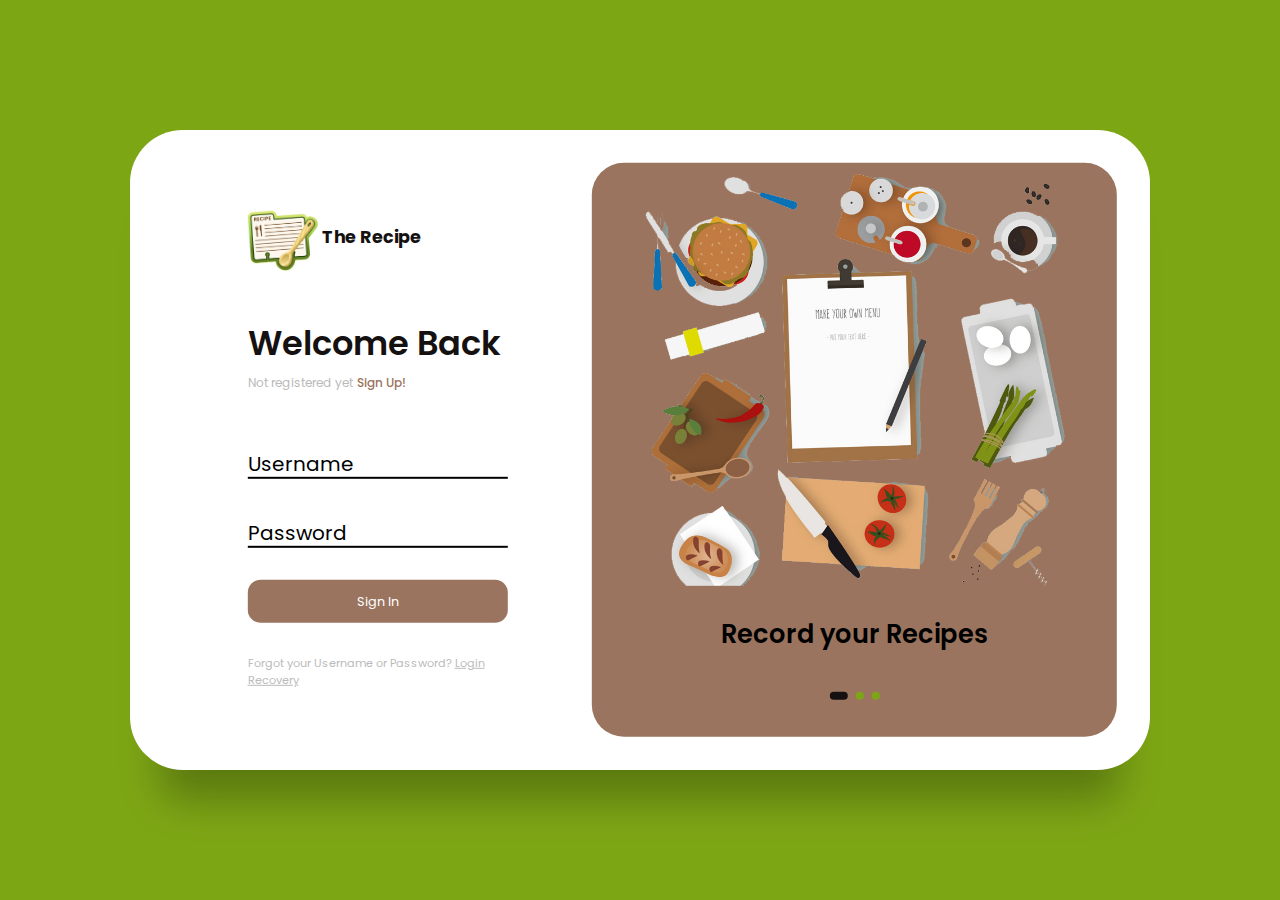
<file: img/index.html>
<!DOCTYPE html>
<html lang="en">
  <head>
    <meta charset="UTF-8" />
    <meta http-equiv="X-UA-Compatible" content="IE=edge" />
    <meta name="viewport" content="width=device-width, initial-scale=1.0" />
    <title>Sign in & Sign up Form</title>
    <link rel="stylesheet" href="index.css" />
  </head>
  <body>
      <main>
          <div class="box">
            <div class="inner-box">
              <div class="forms-wrap">
                <form action="index.html" autocomplete= "off" class="sign-in-form">
                  <div class="logo">
                    <img src="./img/logo.png" alt="TheWorkoutApp" />
                    <h4>The Recipe</h4>
                  
                  </div>
                  <div class="heading">
                    <h2>Welcome Back</h2>
                    <h6> Not registered yet</h6>
                    <a href="#" class="toggle">Sign Up!</a>
                  </div>

  <!--Sign In Form--> 

                  <div class="actual-form">
                    <div class="input-wrap">
                      <input
                          type="text" 
                          minlength="4" 
                          class="input-field" 
                          autocomplete="off"
                          required
                      />
                      <label>Username</label>
                    </div>
                 
                    <div class="input-wrap">
                      <input
                            type="password" 
                            minlength="4" 
                            class="input-field" 
                            autocomplete="off"
                            required
                        />
                          <label>Password</label>
                    </div>

                    <input type="submit" value="Sign In"class="sign-btn" />

                    <p class="text">
                      Forgot your Username or Password?
                      <a href="#">Login Recovery</a>
                    </p>  
                  
                  </div>
                </form>

  <!--Sign Up Form--> 

            <form action="index.html" autocomplete="off" class="sign-up-form">
                <div class="logo">
                  <img src="./img/logo.png" alt="TheRecipeApp" />
                  <h4>Recipes</h4>
                </div>
  
                <div class="heading">
                  <h2>Get Started</h2>
                  <h6>Already have an account?</h6>
                  <a href="#" class="toggle">Sign in</a>
                </div>
  
                <div class="actual-form">
                  <div class="input-wrap">
                    <input
                      type="text"
                      minlength="4"
                      class="input-field"
                      autocomplete="off"
                      required
                    />
                    <label>Name</label>
                  </div>
  
                  <div class="input-wrap">
                    <input
                      type="email"
                      class="input-field"
                      autocomplete="off"
                      required
                    />
                    <label>Email</label>
                  </div>
  
                  <div class="input-wrap">
                    <input
                      type="password"
                      minlength="4"
                      class="input-field"
                      autocomplete="off"
                      required
                    />
                    <label>Password</label>
                  </div>
  
                  <input type="submit" value="Sign Up" class="sign-btn" />
  
                  <p class="text">
                    By signing up, I agree to the
                    <a href="#">Terms of Services</a> and
                    <a href="#">Privacy Policy</a>
                  </p>
                </div>
              </form>
            </div>

            <div class="carousel">
              <div class="images-wrapper">
                <img src="./img/meal-plan.png" class="image img-1 show" alt="" />
                <img src="./img/food-slider.png" class="image img-2" alt="" />
                <img src="./img/cooking.png" class="image img-3" alt="" />
              </div>
  
              <div class="text-slider">
                <div class="text-wrap">
                  <div class="text-group">
                    <h2>Record your Recipes</h2>
                    <h2>Plan out your Meals</h2>
                    <h2>Cook with ease </h2>
                  </div>
                </div>
  
                <div class="bullets">
                  <span class="active" data-value="1"></span>
                  <span data-value="2"></span>
                  <span data-value="3"></span>
                </div>
              </div>
            </div>
          </div>
        </div>
      </main>
  
      <!-- Javascript file -->
  
      <script src="app.js"></script>
    </body>
  </html>
</file>
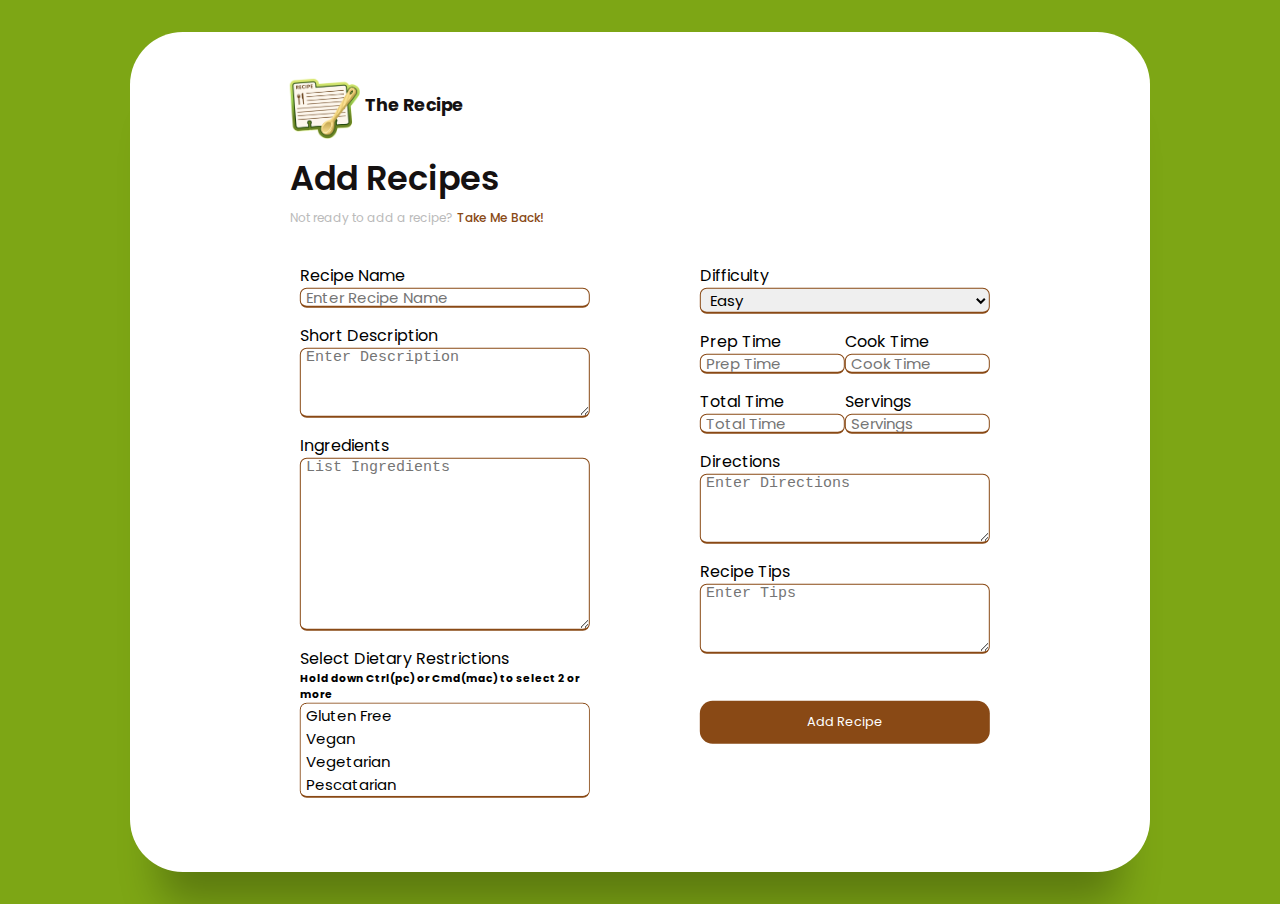
<file: img/recipeform.html>
<!DOCTYPE html>
<html lang="en">
  <head>
    <meta charset="UTF-8" />
    <meta http-equiv="X-UA-Compatible" content="IE=edge" />
    <meta name="viewport" content="width=device-width, initial-scale=1.0" />
    <title>Add Recipe Form</title>
    <link rel="stylesheet" href="recipeform.css" />
  </head>
  <body>
      <main>
          <div class="box">
            <div class="inner-box">
              <div class="forms-wrap">
                <form action="index.html" autocomplete= "off">
                  <div class="logo">
                    <img src="./img/logo.png" alt="TheWorkoutApp" />
                    <h4>The Recipe</h4>
                  </div>

                  <div class="heading">
                    <h2>Add Recipes</h2>
                    <h6> Not ready to add a recipe?</h6>
                    <a href="#" class="toggle">Take Me Back!</a>
                  </div>

          <!--Actual Recipe Form --->
              <div class="add-recipe-form">
                <div class="row">
                  <div class = "form-column">
                    <div class="input-wrap">
                      <label> Recipe Name</label>
                        <input
                             type="textarea" 
                            class="input-field" 
                            placeholder="Enter Recipe Name"
                            maxlength="200"
                            required
                    />
                </div>

                <div class="input-wrap">
                  <label> Short Description </label>
                    <textarea
                          class="short-desc" 
                          cols="30" 
                          rows="5"
                          placeholder="Enter Description"
                          required
                          
                  ></textarea>
                  </div>

                  <div class="input-wrap">
                    <label> Ingredients </label>
                      <textarea
                            class="ingredients" 
                            cols="30" 
                            rows="10"
                            placeholder="List Ingredients"
                            required
                      ></textarea>
                  </div>
                  
                  <div class="input-wrap">
                    <label class="custom_select">Select Dietary Restrictions</label> 
                     <h6> Hold down Ctrl(pc) or Cmd(mac) to select 2 or more</h6>
                         <select multiple class="mult">
                             <option value= "Gluten Free">Gluten Free</option>
                             <option value="Vegan">Vegan</option>
                             <option value="Vegetarian">Vegetarian</option>
                             <option value="Pescatarian">Pescatarian</option>
                             <option value="Nut Allergy">Nut Allergy Friendly</option>
                             <option value="Lactose Free">Lactose Free</option>
                         </select multiple>
                       </div> 
                </div>
              </div>  

              <div class="form-column">
                
                <div class="input-wrap">
                  <label> Difficulty</label>
                  <select class="diff">
                    <option value= "Easy">Easy</option>
                    <option value="Moderate">Moderate</option>
                    <option value="Hard">Hard</option>
                  </select>
                </div>

              <div class="row">
                <div class="input-wrap">
                <label> Prep Time</label>
                  <input
                        type="text" 
                        class="input-field" 
                        placeholder="Prep Time"
                        required
                  />
                </div>

                <div class="input-wrap">
                <label> Cook Time</label>
                  <input
                        type="text" 
                        class="input-field" 
                        placeholder="Cook Time"
                        required
                   />
                </div>
              </div>
                <div class="row">
                  <div class="input-wrap">
                    <label> Total Time</label>
                      <input
                            type="text" 
                            class="input-field" 
                            placeholder="Total Time"
                            required
                       />
                    </div>
                <div class="input-wrap">
                <label> Servings </label>
                  <input
                        type="number" 
                        class="input-field" 
                        placeholder="Servings"
                        required
                  />
                </div>
                </div>
  
                <div class="input-wrap">
                <label> Directions</label>
                  <textarea
                        class="directions" 
                        rows="10"
                        placeholder="Enter Directions"
                        required
                  ></textarea>
                </div>

                <div class="input-wrap">
                <label> Recipe Tips </label>
                    <textarea
                          class="tips" 
                          rows="5"
                          placeholder="Enter Tips"
                    ></textarea>
                </div>

                <input type="submit" value="Add Recipe" class="add-recipe-btn" />
              </div>
                </div>
              </div>
            </div>
          </div>
        </form>
      </div>
    </div>
  </div>  
</main>
</body>
</html>
</file>
<file: img/index.css>
@import url("https://fonts.googleapis.com/css2?family=Poppins:wght@200;300;400;500;600;700;800&display=swap");

*,
*::before,
*::after {
  padding: 0;
  margin: 0;
  box-sizing: border-box;
}

body,
input {
  font-family: "Poppins", sans-serif;
}

main {
  width: 100%;
  min-height: 100vh;
  overflow: hidden;
  background-color:rgb(125, 166, 21);
  padding: 2rem;
  display: flex;
  align-items: center;
  justify-content: center;
}

.box {
  position: relative;
  width: 100%;
  max-width: 1020px;
  height: 640px;
  background-color: #fff;
  border-radius: 3.3rem;
  box-shadow: 0 60px 40px -30px rgba(0, 0, 0, 0.27);
}

.inner-box {
  position: absolute;
  width: calc(100% - 4.1rem);
  height: calc(100% - 4.1rem);
  top: 50%;
  left: 50%;
  transform: translate(-50%, -50%);
}

.forms-wrap {
  position: absolute;
  height: 100%;
  width: 45%;
  top: 0;
  left: 0;
  display: grid;
  grid-template-columns: 1fr;
  grid-template-rows: 1fr;
  transition:.6s ease-in-out; 
}

form {
  max-width: 260px;
  width: 100%;
  margin: 0 auto;
  height: 100%;
  display: flex;
  flex-direction: column;
  justify-content: space-evenly;
  grid-column: 1 / 2;
  grid-row: 1 / 2;
  transition: opacity 0.2s 0.4s;
}

form.sign-up-form{
  opacity: 0;
  pointer-events: none;
}

.logo {
  display: flex;
  align-items: center;
}

.logo img {
  width: 70px;
  margin-right: 0.3rem;
}

.logo h4 {
  font-size: 1.1rem;
  margin-top: -9px;
  letter-spacing: -0.5px;
  color: #151111;
}

.heading h2 {
  font-size: 2.1rem;
  font-weight: 600;
  color: #151111;
}

.heading h6 {
  color: #bababa;
  font-weight: 400;
  font-size: 0.75rem;
  display: inline;
}

.toggle {
  color: #9a745e;;
  text-decoration: none;
  font-size: 0.75rem;
  font-weight: 500;
  transition: 0.3s;
}

.toggle:hover {
  color: rgb(125, 166, 21);
}

/*Sign In & Sign Up form*/
label {
  position: relitive;
  display: inline-block;
  color: black;
  top: 100px;
  font-size: 1.25em;
  transition: all .2s ease;
  z-index: 10;
  position: relative;
  top: -30px;
}

.input-wrap {
  position: relative;
  height: 37px;
  margin-bottom: 2rem;
}

input[type="text"] {
  width: 100%;
  position: relative;
  display: inline-block;
  font-size: 1.25em;
  padding: 0 0 5px 0;
  color: #004D40;
  background-color: transparent;
  border: none;
  border-bottom: solid 2px black;
  outline: none;
  z-index: 20;
}
input[type="password"] {
  width: 100%;
  position: relative;
  display: inline-block;
  font-size: 1.25em;
  padding: 0 0 5px 0;
  color: #004D40;
  background-color: transparent;
  border: none;
  border-bottom: solid 2px black;
  outline: none;
  z-index: 20;
}
input[type="email"] {
  width: 100%;
  position: relative;
  display: inline-block;
  font-size: 1.25em;
  padding: 0 0 5px 0;
  color: #004D40;
  background-color: transparent;
  border: none;
  border-bottom: solid 2px black;
  outline: none;
  z-index: 20;
}

/*makes the labels move for the submition form*/
input[type="text"]:focus ~ label, 
input[type="text"]:valid ~ label {
  top: -60px;
}

input[type="password"]:focus ~ label,
input[type="password"]:valid ~ label {
  top: -60px;
}

input[type="email"]:focus ~ label,
input[type="email"]:valid ~ label {
  top: -60px;
}
 /*Sign in button connections*/
.sign-btn {
  display: inline-block;
  width: 100%;
  height: 43px;
  background-color:  #9a745e;
  color: #fff;
  border: none;
  cursor: pointer;
  border-radius: 0.8rem;
  font-size: 0.8rem;
  margin-bottom: 2rem;
  transition: 0.3s;
}

.sign-btn:hover {
  background-color: rgb(125, 166, 21);
}

.text {
  color: #bbb;
  font-size: 0.7rem;
}

.text a {
  color: #bbb;
  transition: 0.3s;
}

.text a:hover {
  color: rgb(125, 166, 21);
}

/* transition between the two forms and hide each form*/

main.sign-up-mode form.sign-in-form {
  opacity: 0;
  pointer-events: none;
}

main.sign-up-mode form.sign-up-form {
  opacity: 1;
  pointer-events: all;
}

main.sign-up-mode .forms-wrap {
  left: 55%;
}

main.sign-up-mode .carousel {
  left: 0%;
}

.carousel {
  position: absolute;
  height: 100%;
  width: 55%;
  left: 45%;
  top: 0;
  background-color: #9a745e;
  border-radius: 2rem;
  display: grid;
  grid-template-rows: auto 1fr;
  padding-bottom: 2rem;
  overflow: hidden;
  transition: 0.8s ease-in-out;
}


.images-wrapper {
  display: grid;
  grid-template-columns: 1fr;
  grid-template-rows: 1fr;
}

.image {
  width: 100%;
  grid-column: 1/2;
  grid-row: 1/2;
  opacity: 0;
  transition: opacity 0.3s, transform 0.5s;
}

.img-1 {
  max-width: 450px;
  margin-left: auto;
  margin-right: auto;
  transform: translate(0, -50px);
}

.img-2 {
  max-width: 450px;
  margin-top: 125px;
  margin-left: auto;
  margin-right: auto;
  transform: scale(0.4, 0.5);
}

.img-3 {
  max-width: 300px;
  margin-left: auto;
  margin-right: auto;
  transform: scale(0.3) rotate(-20deg);
}

.image.show {
  opacity: 1;
  transform: none;
}

.text-slider {
  display: flex;
  align-items: center;
  justify-content: center;
  flex-direction: column;
}

.text-wrap {
  max-height: 2.2rem;
  overflow: hidden;
  margin-bottom: 2.5rem;
}

.text-group {
  display: flex;
  flex-direction: column;
  text-align: center;
  transform: translateY(0);
  transition: 0.5s;
}

.text-group h2 {
  line-height: 2.2rem;
  font-weight: 600;
  font-size: 1.6rem;
}

.bullets {
  display: flex;
  align-items: center;
  justify-content: center;
}

.bullets span {
  display: block;
  width: 0.5rem;
  height: 0.5rem;
  background-color: rgb(125, 166, 21);
  margin: 0 0.25rem;
  border-radius: 50%;
  cursor: pointer;
  transition: 0.3s;
}

.bullets span.active {
  width: 1.1rem;
  background-color: #151111;
  border-radius: 1rem;
}

@media (max-width: 850px) {
  .box {
    height: auto;
    max-width: 550px;
    overflow: hidden;
  }

  .inner-box {
    position: static;
    transform: none;
    width: revert;
    height: revert;
    padding: 2rem;
  }

  .forms-wrap {
    position: revert;
    width: 100%;
    height: auto;
  }

  form {
    max-width: revert;
    padding: 1.5rem 2.5rem 2rem;
    transition: transform 0.8s ease-in-out, opacity 0.45s linear;
  }

  .heading {
    margin: 2rem 0;
  }

  form.sign-up-form {
    transform: translateX(100%);
  }

  main.sign-up-mode form.sign-in-form {
    transform: translateX(-100%);
  }

  main.sign-up-mode form.sign-up-form {
    transform: translateX(0%);
  }

  .carousel {
    position: revert;
    height: auto;
    width: 100%;
    padding: 3rem 2rem;
    display: flex;
  }

  .images-wrapper {
    display: none;
  }

  .text-slider {
    width: 100%;
  }
}

@media (max-width: 530px) {
  main {
    padding: 1rem;
  }

  .box {
    border-radius: 2rem;
  }

  .inner-box {
    padding: 1rem;
  }

  .carousel {
    padding: 1.5rem 1rem;
    border-radius: 1.6rem;
  }

  .text-wrap {
    margin-bottom: 1rem;
  }

  .text-group h2 {
    font-size: 1.2rem;
  }

  form {
    padding: 1rem 2rem 1.5rem;
  }
}
</file>
<file: img/recipeform.css>
@import url("https://fonts.googleapis.com/css2?family=Poppins:wght@200;300;400;500;600;700;800&display=swap");

*,
*::before,
*::after {
  padding: 0;
  margin: 0;
  box-sizing: border-box;
}

body,
input {
  font-family: "Poppins", sans-serif;
}

main {
    width: 100%;
    min-height: 100vh;
    overflow: hidden;
    background-color:rgb(125, 166, 21);
    padding: 2rem;
    display: flex;
    align-items: center;
    justify-content: center;
  }
  
  .box {
    position: relative;
    width: 100%;
    max-width: 1020px;
    height: 840px;
    background-color: #fff;
    border-radius: 3.3rem;
    box-shadow: 0 60px 40px -30px rgba(0, 0, 0, 0.27);
  }
  
  .inner-box {
    position: absolute;
    width: calc(100% - 4.1rem);
    height: calc(100% - 4.1rem);
    top: 50%;
    left: 50%;
    transform: translate(-50%, -50%);
  }

  .forms-wrap {
    position: absolute;
    height: 100%;
    width: 100%;
    top: 0;
    left: 0;
    display: grid;
    grid-template-columns: 1fr;
    grid-template-rows: 1fr;
    transition:.6s ease-in-out; 
  }


form {
    max-width: 700px;
    width: 100%;
    margin: 0 auto;
    height: 100%;
    display: flex;
    flex-direction: column;
    justify-content: space-evenly;
    grid-column: 1 / 2;
    grid-row: 1 / 2;
    transition: opacity 0.2s 0.4s;
  }


  .logo {
    display: flex;
    align-items: center;
  }
  
  .logo img {
    width: 70px;
    margin-right: 0.3rem;
  }
  
  .logo h4 {
    font-size: 1.1rem;
    margin-top: -9px;
    letter-spacing: -0.5px;
    color: #151111;
  }
  
  .heading h2 {
    font-size: 2.1rem;
    font-weight: 600;
    color: #151111;
  }
  
  .heading h6 {
    color: #bababa;
    font-weight: 400;
    font-size: 0.75rem;
    display: inline;
  }
  
  .toggle {
    color: #894915;
    text-decoration: none;
    font-size: 0.75rem;
    font-weight: 500;
    transition: 0.3s;
  }
  
  .toggle:hover {
    color: rgb(125, 166, 21);
  }
  
  .add-recipe-btn {
    width: 100%;
    height: 43px;
    background-color: #894915;
    color: #fff;
    border: none;
    cursor: pointer;
    border-radius: 0.8rem;
    font-size: 0.8rem;
    margin-top: 2rem;
    margin-bottom: 2rem;
    transition: 0.3s;
  }
  
  .add-recipe-btn:hover {
    background-color:rgb(125, 166, 21);
  }

  .text {
    color: #bbb;
    font-size: 0.7rem;
  }
  
  .text a {
    color: #bbb;
    transition: 0.3s;
  }
  
  .text a:hover {
    color: rgb(125, 166, 21);
  }

 .add-recipe-form{
    display: flex;
    flex-wrap: wrap;
    justify-content: space-between;
    margin: 20px 0 12px 0;
}

 .input-wrap{
    display: flex;
    flex-direction: column;
    margin-bottom: 15px;
    width: calc(100% / 2 20px)
}


.row{
    display: flex;
    flex-direction: row;
}
 .form-column{
    display: flex;
    flex:1;
    flex-direction: column;
    max-width: 300px;
    padding-left: 10px;
 }



 .ingredients{

    outline: none;
    font-size: 15px;
    border-radius: 7px ;
    padding-left: 5px;
    border: 1px solid #894915;
    border-bottom-width: 2px;
    transition: all 0.3s ease
}

 .input-field{
    height: 20px;
    width:100%;
    outline: none;
    font-size: 15px;
    border-radius: 7px ;
    padding-left: 5px;
    border: 1px solid #894915;
    border-bottom-width: 2px;
    transition: all 0.3s ease
}
 .short-desc{
    height: 70px;
    width:100%;
    outline: none;
    font-size: 15px;
    border-radius: 7px ;
    padding-left: 5px;
    border: 1px solid #894915;
    border-bottom-width: 2px;
    transition: all 0.3s ease
}

.tips{
    height: 70px;
    width:100%;
    outline: none;
    font-size: 15px;
    border-radius: 7px ;
    padding-left: 5px;
    border: 1px solid #894915;
    border-bottom-width: 2px;
    transition: all 0.3s ease
}

.directions{
    height: 70px;
    width:100%;
    outline: none;
    font-size: 15px;
    border-radius: 7px ;
    padding-left: 5px;
    border: 1px solid #894915;
    border-bottom-width: 2px;
    transition: all 0.3s ease
}

.mult, .diff{
    font-family: "Poppins", sans-serif;;
    outline: none;
    font-size: 15px;
    border-radius: 7px ;
    padding-left: 5px;
    border: 1px solid #894915;
    border-bottom-width: 2px;
    transition: all 0.3s ease
}

.custom_select h6{
    color: #151111;
}
</file>
